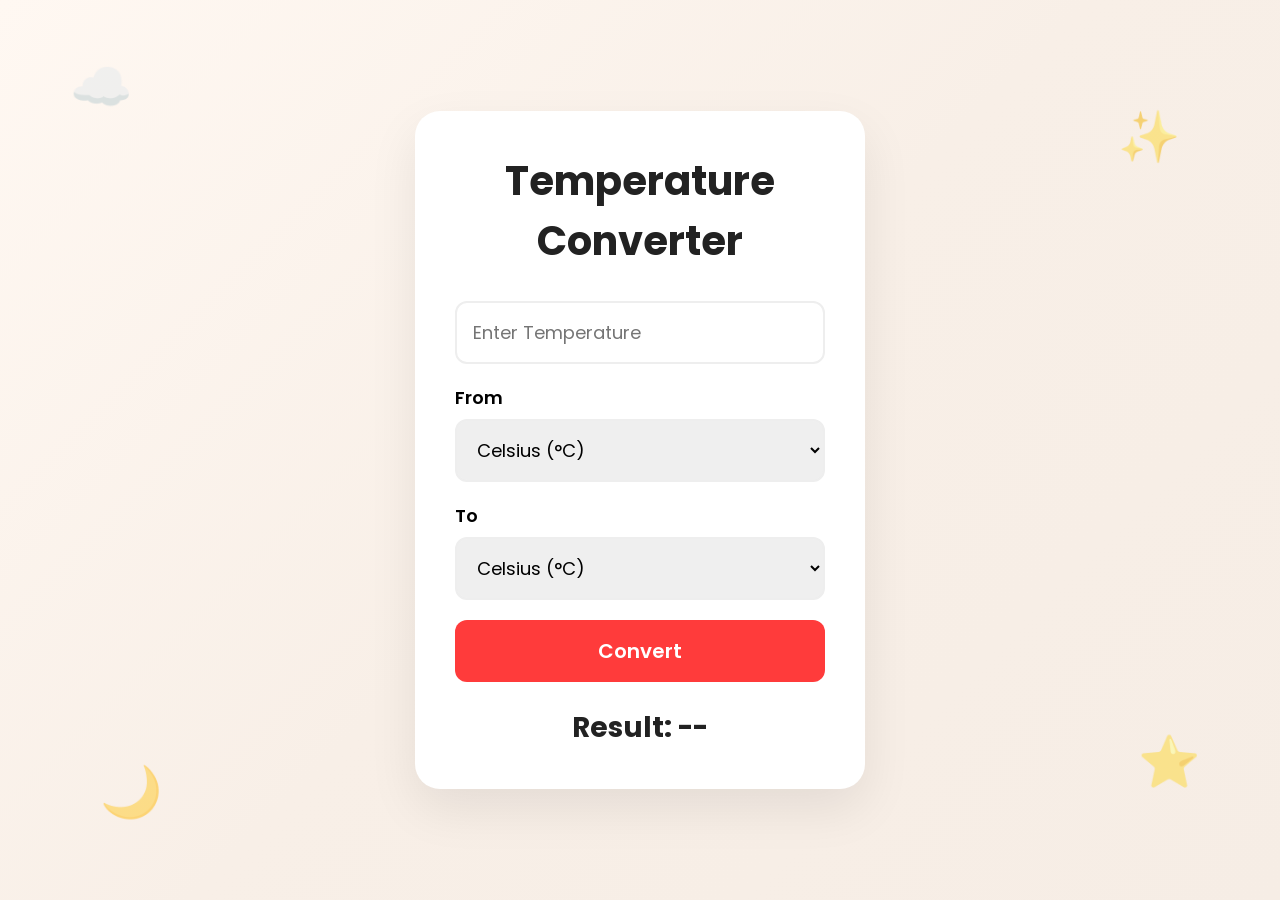
<file: TASK1/index.html>
<!DOCTYPE html>
<html lang="en">
<head>
    <meta charset="UTF-8">
    <meta name="viewport" content="width=device-width, initial-scale=1.0">

    <title>Temperature Converter</title>

    <link rel="stylesheet" href="style.css">

    <link href="https://fonts.googleapis.com/css2?family=Poppins:wght@300;400;500;600;700&display=swap" rel="stylesheet">
</head>

<body>

    <div class="doodle doodle1">☁️</div>
    <div class="doodle doodle2">✨</div>
    <div class="doodle doodle3">🌙</div>
    <div class="doodle doodle4">⭐</div>

    <div class="container">

        <h1>Temperature Converter</h1>

        <input
            type="number"
            id="temperature"
            placeholder="Enter Temperature"
        >

        <label>From</label>
        <select id="fromUnit">
            <option value="celsius">Celsius (°C)</option>
            <option value="fahrenheit">Fahrenheit (°F)</option>
            <option value="kelvin">Kelvin (K)</option>
        </select>

        <label>To</label>
        <select id="toUnit">
            <option value="celsius">Celsius (°C)</option>
            <option value="fahrenheit">Fahrenheit (°F)</option>
            <option value="kelvin">Kelvin (K)</option>
        </select>

        <button onclick="convertTemperature()">
            Convert
        </button>

        <div id="result">
            Result: --
        </div>

    </div>

    <script src="script.js"></script>

</body>
</html>
</file>
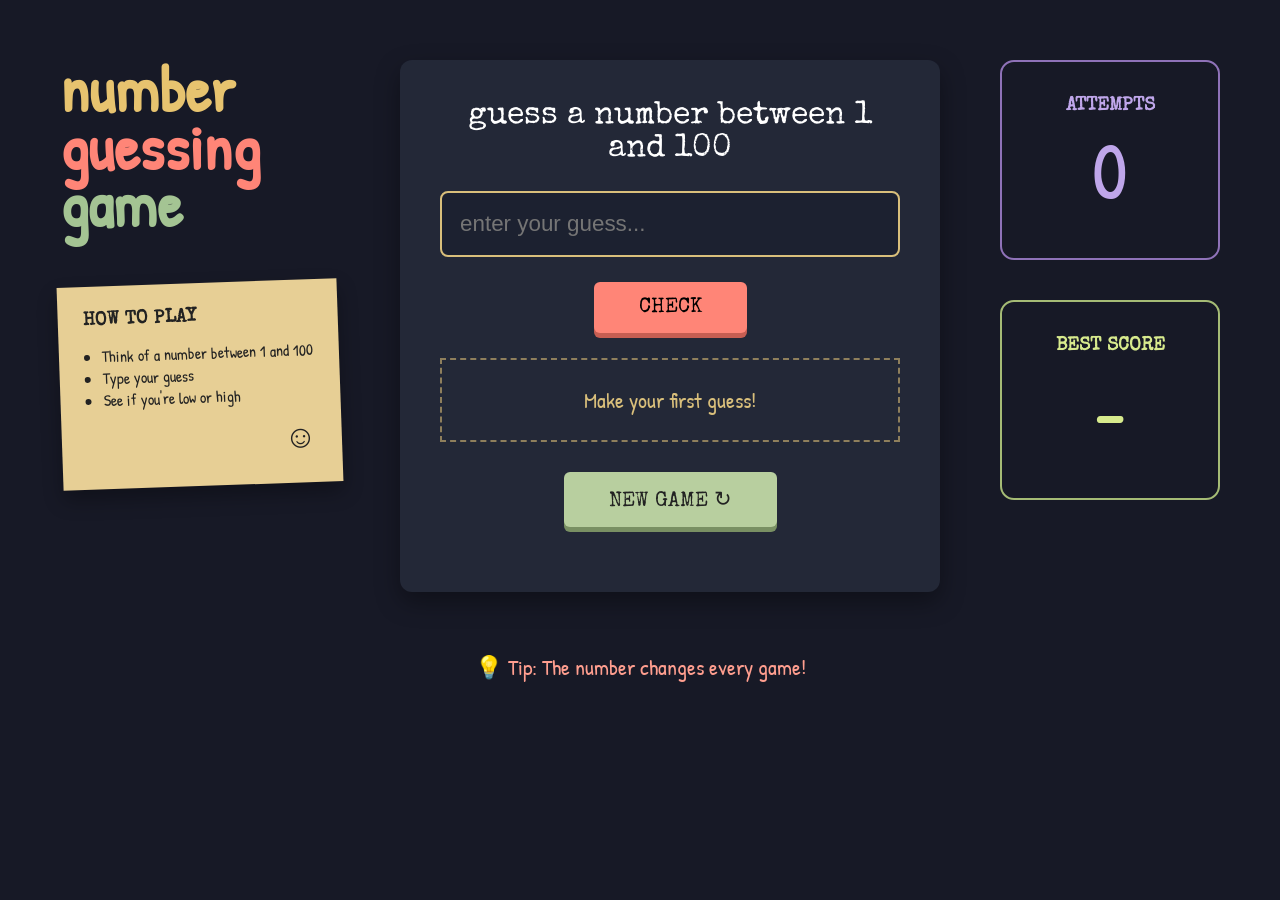
<file: TASK2/index.html>
<!DOCTYPE html>
<html lang="en">
<head>
<meta charset="UTF-8">
<meta name="viewport" content="width=device-width, initial-scale=1.0">
<title>Number Guessing Game</title>

<link rel="preconnect" href="https://fonts.googleapis.com">
<link href="https://fonts.googleapis.com/css2?family=Special+Elite&family=Patrick+Hand&display=swap" rel="stylesheet">

<link rel="stylesheet" href="style.css">
</head>

<body>

<div class="page">

    <div class="left-panel">

        <h1 class="logo">
            <span>number</span>
            <span>guessing</span>
            <span>game</span>
        </h1>

        <div class="sticky-note">
            <h3>HOW TO PLAY</h3>

            <ul>
                <li>Think of a number between 1 and 100</li>
                <li>Type your guess</li>
                <li>See if you're low or high</li>
            </ul>

            <div class="smiley">☺</div>
        </div>

    </div>


    <div class="game-card">

        <h2>guess a number between 1 and 100</h2>

        <input
            type="number"
            id="guessInput"
            placeholder="enter your guess..."
        >

        <button onclick="checkGuess()">
            CHECK
        </button>

        <div id="message">
            Make your first guess!
        </div>

        <button class="restart" onclick="restartGame()">
            NEW GAME ↻
        </button>

    </div>


    <div class="stats">

        <div class="box attempts">
            <h3>ATTEMPTS</h3>
            <span id="attempts">0</span>
        </div>

        <div class="box score">
            <h3>BEST SCORE</h3>
            <span id="bestScore">-</span>
        </div>

    </div>

</div>

<div class="tip">
💡 Tip: The number changes every game!
</div>

<script src="script.js"></script>

</body>
</html>
</file>
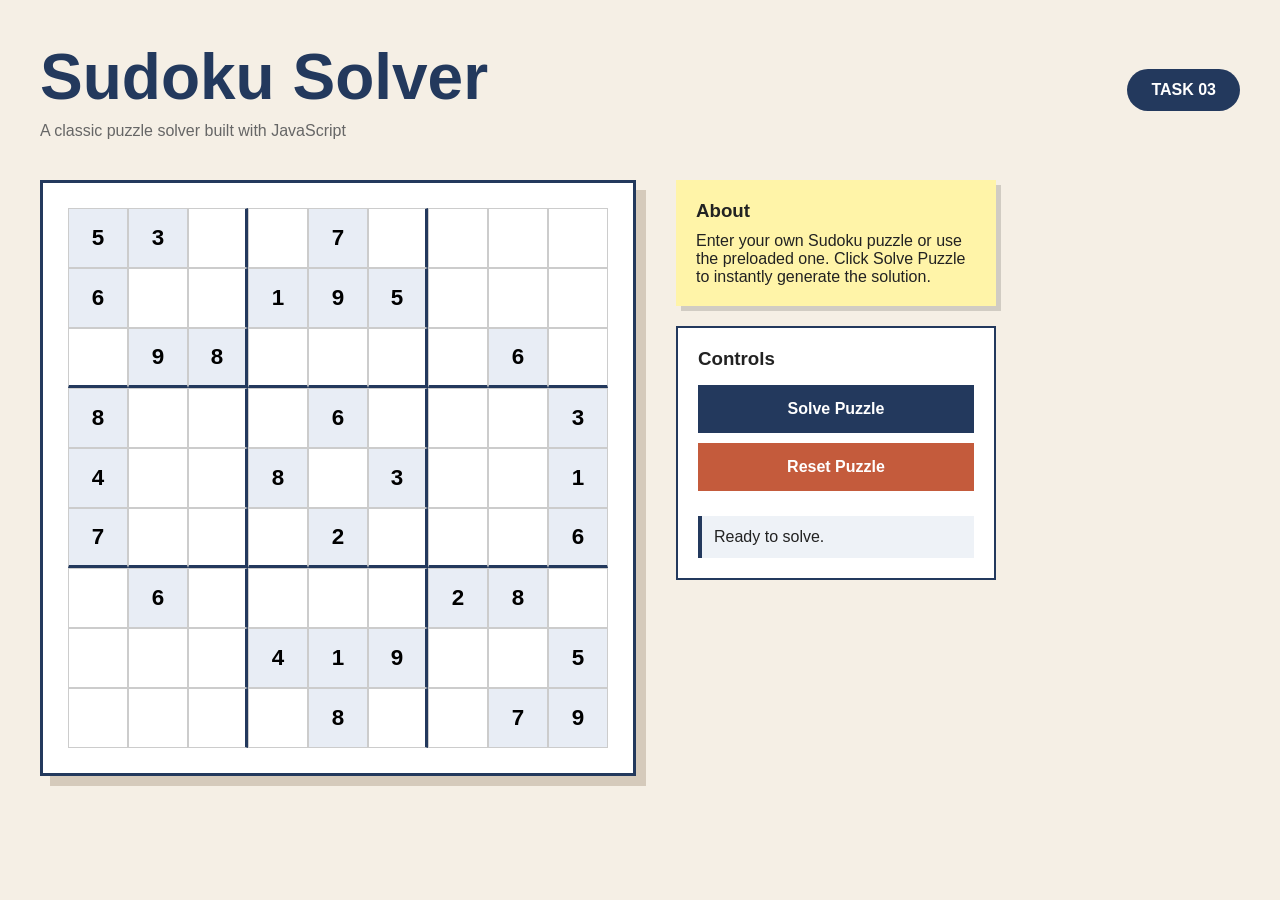
<file: TASK3/index.html>
<!DOCTYPE html>
<html lang="en">
<head>
    <meta charset="UTF-8">
    <meta name="viewport" content="width=device-width, initial-scale=1.0">
    <title>Sudoku Solver</title>
    <link rel="stylesheet" href="style.css">
</head>
<body>

<div class="container">

    <div class="header">
        <div>
            <h1>Sudoku Solver</h1>
            <p>A classic puzzle solver built with JavaScript</p>
        </div>

        <div class="task-badge">
            TASK 03
        </div>
    </div>

    <div class="content">

        <div class="board-container">
            <div id="board"></div>
        </div>

        <div class="sidebar">

            <div class="note">
                <h3>About</h3>
                <p>
                    Enter your own Sudoku puzzle or use the preloaded one.
                    Click Solve Puzzle to instantly generate the solution.
                </p>
            </div>

            <div class="controls">

                <h3>Controls</h3>

                <button id="solveBtn">
                    Solve Puzzle
                </button>

                <button id="resetBtn">
                    Reset Puzzle
                </button>

                <div id="status">
                    Ready to solve.
                </div>

            </div>

        </div>

    </div>

</div>

<script src="script.js"></script>

</body>
</html>
</file>
<file: TASK1/style.css>
*{
    margin:0;
    padding:0;
    box-sizing:border-box;
    font-family:'Poppins',sans-serif;
}

body{
    min-height:100vh;
    display:flex;
    justify-content:center;
    align-items:center;

    background:
    linear-gradient(
        135deg,
        #fff8f2,
        #f8efe7,
        #f6ede5
    );

    overflow:hidden;
}

.container{
    width:450px;

    background:white;

    padding:40px;

    border-radius:25px;

    box-shadow:
    0 20px 50px rgba(0,0,0,0.08);

    z-index:2;
}

h1{
    text-align:center;
    margin-bottom:30px;

    color:#222;
    font-size:40px;
}

input,
select{
    width:100%;
    padding:16px;
    margin-bottom:20px;

    border:2px solid #eee;
    border-radius:12px;

    font-size:18px;

    outline:none;
}

input:focus,
select:focus{
    border-color:#ff4d4d;
}

label{
    font-size:18px;
    font-weight:600;
    display:block;
    margin-bottom:8px;
}

button{
    width:100%;
    padding:16px;

    background:#ff3b3b;
    color:white;

    border:none;
    border-radius:12px;

    font-size:20px;
    font-weight:600;

    cursor:pointer;

    transition:0.3s;
}

button:hover{
    background:#e02f2f;
    transform:translateY(-2px);
}

#result{
    margin-top:25px;

    text-align:center;

    font-size:28px;
    font-weight:700;

    color:#222;
}

.doodle{
    position:absolute;
    font-size:50px;
    opacity:0.5;
}

.doodle1{
    top:50px;
    left:70px;
}

.doodle2{
    top:100px;
    right:100px;
}

.doodle3{
    bottom:70px;
    left:100px;
}

.doodle4{
    bottom:100px;
    right:80px;
}
</file>
<file: TASK2/style.css>
*{
margin:0;
padding:0;
box-sizing:border-box;
}

body{
background:#171926;
font-family:'Patrick Hand',cursive;
min-height:100vh;
color:white;
overflow-x:hidden;
}

.page{
display:flex;
justify-content:center;
align-items:flex-start;
gap:60px;
padding:60px;
}

.logo{
display:flex;
flex-direction:column;
font-size:4rem;
line-height:0.9;
}

.logo span:nth-child(1){
color:#e7c36f;
}

.logo span:nth-child(2){
color:#ff8577;
}

.logo span:nth-child(3){
color:#a4c493;
}

.sticky-note{
width:280px;
background:#e7cf95;
color:#222;
padding:25px;
margin-top:50px;
transform:rotate(-2deg);
box-shadow:0 10px 20px rgba(0,0,0,.3);
position:relative;
}

.sticky-note h3{
font-family:'Special Elite',cursive;
margin-bottom:15px;
}

.sticky-note ul{
padding-left:18px;
}

.smiley{
font-size:2rem;
text-align:right;
margin-top:10px;
}

.game-card{
background:#232837;
padding:40px;
width:550px;
border-radius:12px;
box-shadow:0 10px 25px rgba(0,0,0,.35);
}

.game-card h2{
text-align:center;
font-family:'Special Elite',cursive;
font-size:2rem;
font-weight:normal;
margin-bottom:25px;
}

input{
width:100%;
padding:18px;
background:#1c2130;
border:2px solid #d9bf7b;
border-radius:8px;
font-size:1.4rem;
color:white;
outline:none;
}

button{
border:none;
cursor:pointer;
}

.game-card button{
display:block;
margin:25px auto;
padding:15px 45px;
background:#ff8577;
font-size:1.3rem;
font-family:'Special Elite',cursive;
border-radius:6px;
box-shadow:0 5px 0 #c75e52;
}

.game-card button:hover{
transform:translateY(2px);
}

#message{
border:2px dashed #8f7f5c;
padding:25px;
margin-top:25px;
text-align:center;
font-size:1.4rem;
color:#d9bf7b;
}

.restart{
margin-top:30px !important;
background:#b8cf9f !important;
box-shadow:0 5px 0 #799063 !important;
color:#222;
}

.stats{
display:flex;
flex-direction:column;
gap:40px;
}

.box{
width:220px;
height:200px;
border-radius:14px;
display:flex;
flex-direction:column;
justify-content:center;
align-items:center;
}

.attempts{
border:2px solid #8f72b8;
}

.attempts h3{
color:#bfa6ea;
font-family:'Special Elite',cursive;
}

.attempts span{
font-size:5rem;
color:#bfa6ea;
}

.score{
border:2px solid #a5bb75;
}

.score h3{
color:#d7ea8d;
font-family:'Special Elite',cursive;
}

.score span{
font-size:5rem;
color:#d7ea8d;
}

.tip{
text-align:center;
padding-bottom:25px;
font-size:1.4rem;
color:#ff9e8f;
}

@media(max-width:1200px){

.page{
flex-direction:column;
align-items:center;
}

.logo{
text-align:center;
}

.stats{
flex-direction:row;
}

}
</file>
<file: TASK3/style.css>
*{
    margin:0;
    padding:0;
    box-sizing:border-box;
}

body{
    font-family:Arial, Helvetica, sans-serif;
    background:#f5efe5;
    min-height:100vh;
    padding:40px;
    color:#222;
}

.container{
    max-width:1300px;
    margin:auto;
}

.header{
    display:flex;
    justify-content:space-between;
    align-items:center;
    margin-bottom:40px;
}

.header h1{
    font-size:4rem;
    color:#23395d;
}

.header p{
    margin-top:8px;
    color:#666;
}

.task-badge{
    background:#23395d;
    color:white;
    padding:12px 24px;
    border-radius:50px;
    font-weight:bold;
}

.content{
    display:flex;
    gap:40px;
    align-items:flex-start;
}

.board-container{
    background:white;
    padding:25px;
    border:3px solid #23395d;
    box-shadow:10px 10px 0px #d5cabb;
}

#board{
    display:grid;
    grid-template-columns:repeat(9,60px);
}

#board input{
    width:60px;
    height:60px;
    text-align:center;
    font-size:1.4rem;
    border:1px solid #ccc;
    outline:none;
}

#board input:focus{
    background:#fff4c2;
}

.sidebar{
    width:320px;
}

.note{
    background:#fff4a8;
    padding:20px;
    margin-bottom:20px;
    box-shadow:5px 5px 0 rgba(0,0,0,0.15);
}

.note h3{
    margin-bottom:10px;
}

.controls{
    background:white;
    border:2px solid #23395d;
    padding:20px;
}

.controls h3{
    margin-bottom:15px;
}

button{
    width:100%;
    padding:15px;
    border:none;
    cursor:pointer;
    font-weight:bold;
    margin-bottom:10px;
    font-size:1rem;
}

#solveBtn{
    background:#23395d;
    color:white;
}

#resetBtn{
    background:#c45b3c;
    color:white;
}

#status{
    margin-top:15px;
    padding:12px;
    background:#eef2f7;
    border-left:4px solid #23395d;
}

@media(max-width:1000px){

    .content{
        flex-direction:column;
    }

    .sidebar{
        width:100%;
    }
}
</file>
